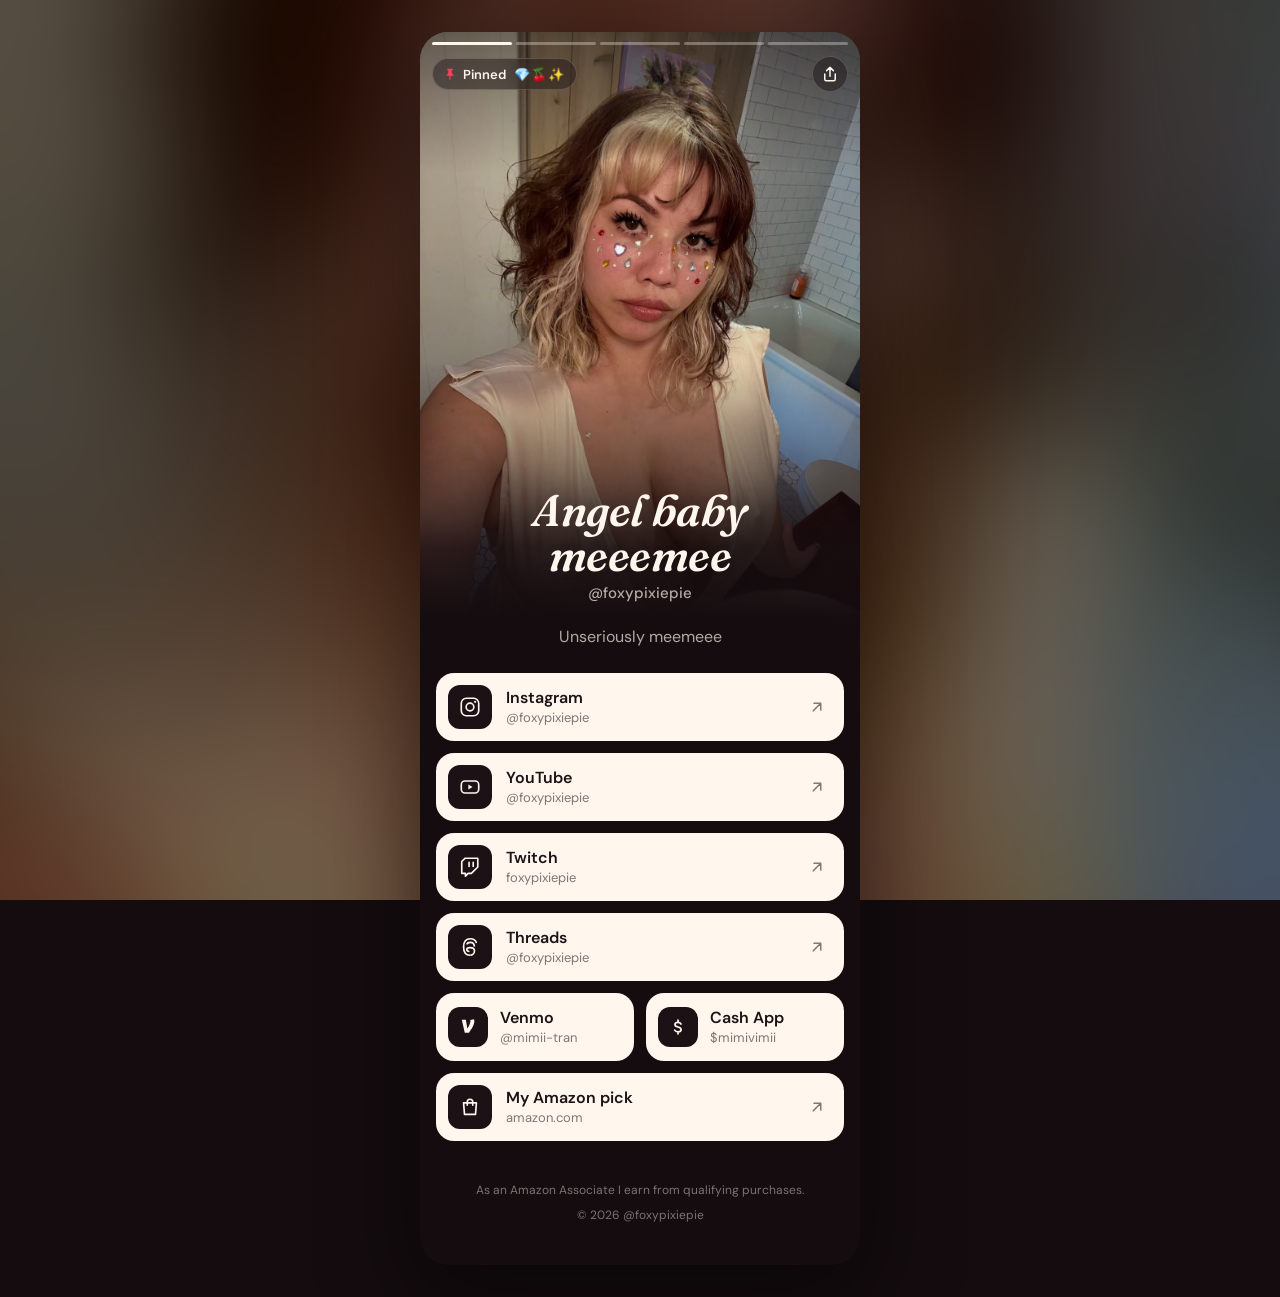
<file: index.html>
<!doctype html>
<html lang="en">
<head>
<meta charset="utf-8">
<meta name="viewport" content="width=device-width,initial-scale=1">
<title>Angel baby meeemee (@foxypixiepie)</title>
<meta name="description" content="Unseriously meemeee 💎🍒✨ All of @foxypixiepie's links in one place.">
<meta name="theme-color" content="#140C0F">
<link rel="canonical" href="https://foxypixiepie.com/">
<link rel="icon" href="data:image/svg+xml,%3Csvg xmlns='http://www.w3.org/2000/svg' viewBox='0 0 100 100'%3E%3Ctext y='.9em' font-size='90'%3E%F0%9F%8D%92%3C/text%3E%3C/svg%3E">

<meta property="og:type" content="profile">
<meta property="og:title" content="Angel baby meeemee (@foxypixiepie)">
<meta property="og:description" content="Unseriously meemeee 💎🍒✨">
<meta property="og:url" content="https://foxypixiepie.com/">
<meta property="og:image" content="https://foxypixiepie.com/img/og.jpg">
<meta property="og:image:width" content="1200">
<meta property="og:image:height" content="630">
<meta property="og:image:alt" content="Angel baby meeemee, @foxypixiepie">
<meta name="twitter:card" content="summary_large_image">

<link rel="preconnect" href="https://fonts.googleapis.com">
<link rel="preconnect" href="https://fonts.gstatic.com" crossorigin>
<link rel="stylesheet" href="https://fonts.googleapis.com/css2?family=Fraunces:ital,opsz,wght,SOFT,WONK@1,9..144,600,100,1&family=DM+Sans:opsz,wght@9..40,400..700&display=swap">
<link rel="stylesheet" href="style.css">
</head>
<body>

<div class="backdrop" aria-hidden="true"></div>

<main class="page">

  <!-- The hero is her pinned post (instagram.com/p/Dd0AmHCDPC5, Sep 27 2026), all five slides. -->
  <section class="hero" aria-roledescription="carousel" aria-label="Pinned post, 5 photos">
    <div class="bars" aria-hidden="true"><span class="on"></span><span></span><span></span><span></span><span></span></div>

    <div class="hero-top">
      <a class="pill" href="https://www.instagram.com/p/Dd0AmHCDPC5/" target="_blank" rel="noopener" aria-label="Pinned post on Instagram">
        <svg width="14" height="14" viewBox="0 0 24 24" fill="currentColor" aria-hidden="true"><path d="M16 3a1 1 0 01.7 1.7L15 6.4v4.2l2.6 2.6a1 1 0 01-.7 1.8H13v6a1 1 0 01-2 0v-6H7.1a1 1 0 01-.7-1.8L9 10.6V6.4L7.3 4.7A1 1 0 018 3h8z"/></svg>
        Pinned <span class="cap" aria-hidden="true">💎🍒✨</span>
      </a>
      <button class="icon-btn share" type="button" aria-label="Share this page">
        <svg width="18" height="18" viewBox="0 0 24 24" fill="none" stroke="currentColor" stroke-width="2" stroke-linecap="round" stroke-linejoin="round" aria-hidden="true"><path d="M12 15V3M7.5 7.5L12 3l4.5 4.5"/><path d="M5 12v7a2 2 0 002 2h10a2 2 0 002-2v-7"/></svg>
      </button>
    </div>

    <div class="track" tabindex="0" aria-label="Photos. Use the arrow keys to move between them.">
      <figure class="slide" aria-roledescription="slide" aria-label="1 of 5">
        <img src="img/p1.jpg" alt="Selfie in a cream top with rhinestone gems across her cheeks" width="1080" height="1440" fetchpriority="high" decoding="async" draggable="false">
      </figure>
      <figure class="slide" aria-roledescription="slide" aria-label="2 of 5">
        <img src="img/p2.jpg" alt="Same set, tongue out" width="1080" height="1440" loading="lazy" decoding="async" draggable="false">
      </figure>
      <figure class="slide" aria-roledescription="slide" aria-label="3 of 5">
        <img src="img/p3.jpg" alt="Same set, smiling" width="1080" height="1440" loading="lazy" decoding="async" draggable="false">
      </figure>
      <figure class="slide" aria-roledescription="slide" aria-label="4 of 5">
        <img src="img/p4.jpg" alt="Same set, straight-faced" width="1080" height="1440" loading="lazy" decoding="async" draggable="false">
      </figure>
      <figure class="slide" aria-roledescription="slide" aria-label="5 of 5">
        <img src="img/p5.jpg" alt="Same set, head tilted" width="1080" height="1440" loading="lazy" decoding="async" draggable="false">
      </figure>
    </div>

    <button class="nav prev" type="button" aria-label="Previous photo">
      <svg width="18" height="18" viewBox="0 0 24 24" fill="none" stroke="currentColor" stroke-width="2.4" stroke-linecap="round" stroke-linejoin="round" aria-hidden="true"><path d="M15 18l-6-6 6-6"/></svg>
    </button>
    <button class="nav next" type="button" aria-label="Next photo">
      <svg width="18" height="18" viewBox="0 0 24 24" fill="none" stroke="currentColor" stroke-width="2.4" stroke-linecap="round" stroke-linejoin="round" aria-hidden="true"><path d="M9 18l6-6-6-6"/></svg>
    </button>

    <div class="hero-id">
      <h1 class="name">Angel baby meeemee</h1>
      <p class="handle">@foxypixiepie</p>
    </div>
  </section>

  <p class="bio">Unseriously meemeee</p>

  <nav class="links" aria-label="Links">
    <a class="link" href="https://www.instagram.com/foxypixiepie/" target="_blank" rel="noopener">
      <span class="link-icon" aria-hidden="true">
        <svg width="22" height="22" viewBox="0 0 24 24" fill="none" stroke="currentColor" stroke-width="1.8"><rect x="2.5" y="2.5" width="19" height="19" rx="5.5"/><circle cx="12" cy="12" r="4.2"/><circle cx="17.6" cy="6.4" r="1.2" fill="currentColor" stroke="none"/></svg>
      </span>
      <span class="link-text"><span class="link-title">Instagram</span><span class="link-sub">@foxypixiepie</span></span>
      <svg class="link-arrow" width="18" height="18" viewBox="0 0 24 24" fill="none" stroke="currentColor" stroke-width="2" stroke-linecap="round" stroke-linejoin="round" aria-hidden="true"><path d="M7 17L17 7M8 7h9v9"/></svg>
    </a>

    <!-- youtube.com/foxypixiepie 404s; the channel ("Meemee") lives at the @handle. -->
    <a class="link" href="https://www.youtube.com/@foxypixiepie" target="_blank" rel="noopener">
      <span class="link-icon" aria-hidden="true">
        <svg width="22" height="22" viewBox="0 0 24 24" fill="none" stroke="currentColor" stroke-width="1.8"><rect x="2.5" y="5.5" width="19" height="13" rx="4"/><path d="M10.2 9.3v5.4l4.6-2.7z" fill="currentColor" stroke="none"/></svg>
      </span>
      <span class="link-text"><span class="link-title">YouTube</span><span class="link-sub">@foxypixiepie</span></span>
      <svg class="link-arrow" width="18" height="18" viewBox="0 0 24 24" fill="none" stroke="currentColor" stroke-width="2" stroke-linecap="round" stroke-linejoin="round" aria-hidden="true"><path d="M7 17L17 7M8 7h9v9"/></svg>
    </a>

    <a class="link" href="https://www.twitch.tv/foxypixiepie" target="_blank" rel="noopener">
      <span class="link-icon" aria-hidden="true">
        <svg width="22" height="22" viewBox="0 0 24 24" fill="none" stroke="currentColor" stroke-width="1.8" stroke-linecap="round" stroke-linejoin="round"><path d="M6.5 2.5L3 6v13h4v3l3-3h3.5l7-7V2.5z"/><path d="M11 7v4.5M15.5 7v4.5"/></svg>
      </span>
      <span class="link-text"><span class="link-title">Twitch</span><span class="link-sub">foxypixiepie</span></span>
      <svg class="link-arrow" width="18" height="18" viewBox="0 0 24 24" fill="none" stroke="currentColor" stroke-width="2" stroke-linecap="round" stroke-linejoin="round" aria-hidden="true"><path d="M7 17L17 7M8 7h9v9"/></svg>
    </a>

    <a class="link" href="https://www.threads.com/@foxypixiepie" target="_blank" rel="noopener">
      <span class="link-icon" aria-hidden="true">
        <svg width="22" height="22" viewBox="0 0 24 24" fill="none" stroke="currentColor" stroke-width="1.8"><path d="M16.8 11.6c-.1-3-1.8-4.6-4.6-4.6-1.8 0-3.2.8-3.9 2.2M12.2 21c-4.6 0-7.2-3-7.2-9s2.7-9 7.3-9c3.6 0 6 1.7 6.8 4.6"/><path d="M11.4 16.9c-1.8 0-2.9-.9-2.9-2.1 0-1.4 1.4-2.2 3.4-2.2 3 0 5 1.3 5 3.6 0 2.6-2.1 4.8-4.7 4.8"/></svg>
      </span>
      <span class="link-text"><span class="link-title">Threads</span><span class="link-sub">@foxypixiepie</span></span>
      <svg class="link-arrow" width="18" height="18" viewBox="0 0 24 24" fill="none" stroke="currentColor" stroke-width="2" stroke-linecap="round" stroke-linejoin="round" aria-hidden="true"><path d="M7 17L17 7M8 7h9v9"/></svg>
    </a>

    <div class="link-pair">
      <a class="link link-sm" href="https://venmo.com/u/mimii-tran" target="_blank" rel="noopener">
        <span class="link-icon" aria-hidden="true">
          <svg width="23" height="23" viewBox="0 0 24 24" fill="currentColor"><path d="M5 5h4.2l1.6 9.2C12.4 11.6 14 8.4 14 6.5c0-.4-.1-.8-.2-1.2l3.9-.8c.3.6.4 1.3.4 2.1 0 3.4-2.9 8.3-5.6 11.9H8.1z"/></svg>
        </span>
        <span class="link-text"><span class="link-title">Venmo</span><span class="link-sub">@mimii-tran</span></span>
      </a>
      <a class="link link-sm" href="https://cash.app/$mimivimii" target="_blank" rel="noopener">
        <span class="link-icon" aria-hidden="true">
          <svg width="20" height="20" viewBox="0 0 24 24" fill="none" stroke="currentColor" stroke-width="2.1" stroke-linecap="round"><path d="M15.6 8.4c-.7-1.2-2-1.9-3.6-1.9-2.1 0-3.6 1.1-3.6 2.7 0 3.7 7.3 1.9 7.3 5.7 0 1.7-1.6 2.9-3.8 2.9-1.8 0-3.2-.8-3.9-2M12 3.8v2.7M12 17.8v2.4"/></svg>
        </span>
        <span class="link-text"><span class="link-title">Cash App</span><span class="link-sub">$mimivimii</span></span>
      </a>
    </div>

    <!-- Her bio link, unchanged so the affiliate tag (foxypixiepie-20) survives. -->
    <a class="link" href="https://amzn.to/3TjVr8E" target="_blank" rel="noopener sponsored">
      <span class="link-icon" aria-hidden="true">
        <svg width="22" height="22" viewBox="0 0 24 24" fill="none" stroke="currentColor" stroke-width="1.8" stroke-linecap="round" stroke-linejoin="round"><path d="M5 7.5h14l-1 12.5H6L5 7.5z"/><path d="M9 10V6.5a3 3 0 016 0V10"/></svg>
      </span>
      <span class="link-text"><span class="link-title">My Amazon pick</span><span class="link-sub">amazon.com</span></span>
      <svg class="link-arrow" width="18" height="18" viewBox="0 0 24 24" fill="none" stroke="currentColor" stroke-width="2" stroke-linecap="round" stroke-linejoin="round" aria-hidden="true"><path d="M7 17L17 7M8 7h9v9"/></svg>
    </a>
  </nav>

  <footer class="foot">
    <p>As an Amazon Associate I earn from qualifying purchases.</p>
    <p>&copy; 2026 @foxypixiepie</p>
  </footer>

</main>

<div class="toast" role="status" aria-live="polite"></div>

<script src="app.js"></script>
</body>
</html>
</file>
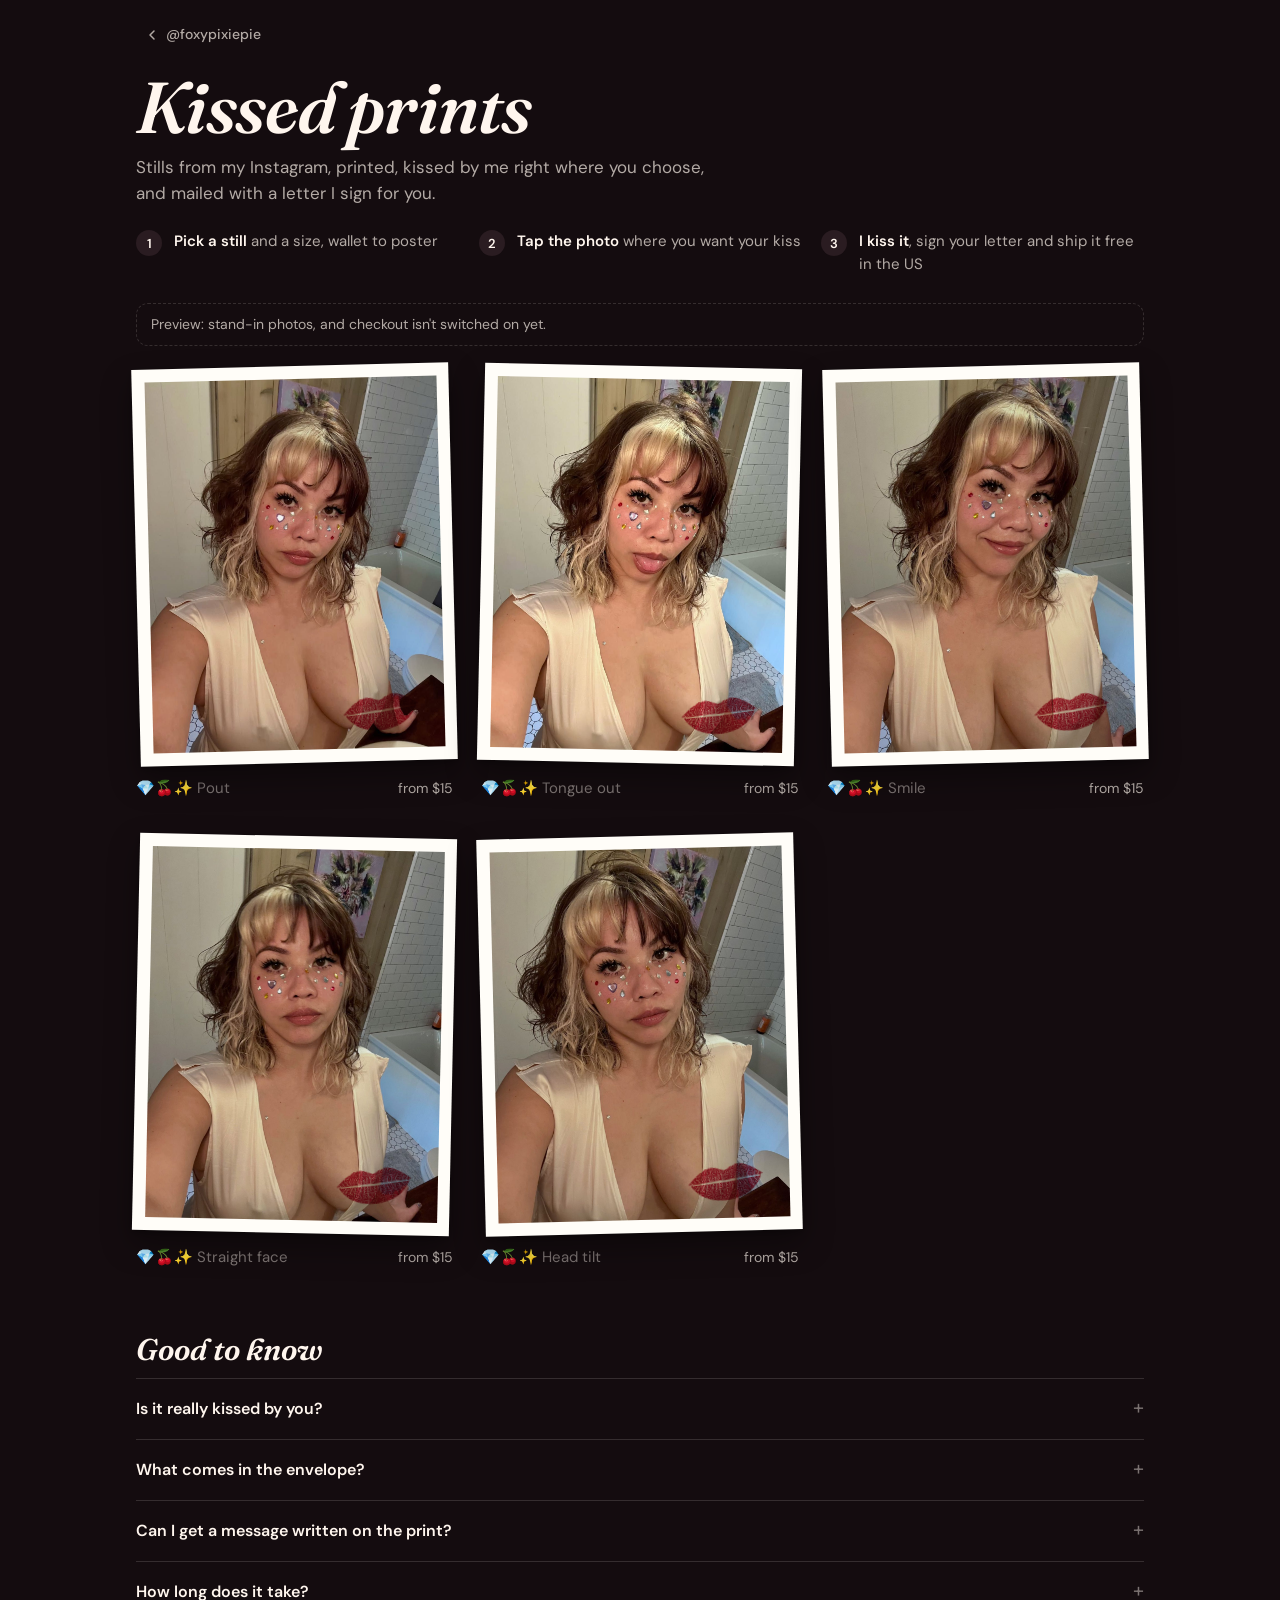
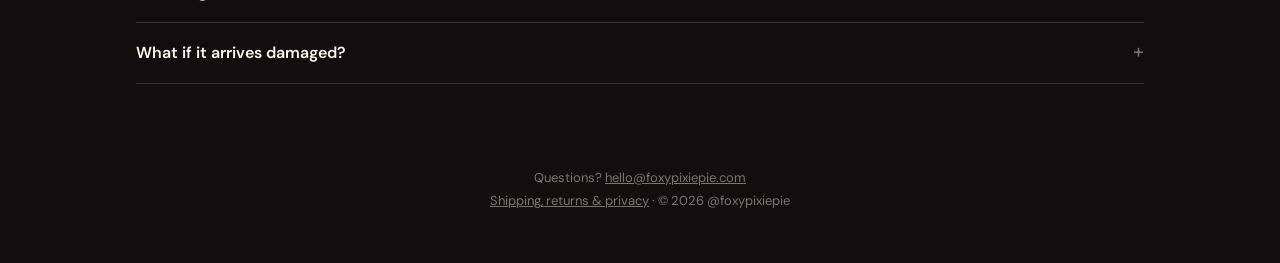
<file: shop/index.html>
<!doctype html>
<html lang="en">
<head>
<meta charset="utf-8">
<meta name="viewport" content="width=device-width,initial-scale=1">
<title>Kissed prints · Angel baby meeemee (@foxypixiepie)</title>
<meta name="description" content="Prints of my Instagram stills, kissed by me right where you choose and mailed with a letter I sign for you. Free US shipping.">
<!-- Preview: delete the next line at launch. -->
<meta name="robots" content="noindex">
<meta name="theme-color" content="#140C0F">
<link rel="canonical" href="https://foxypixiepie.com/shop/">
<link rel="icon" href="data:image/svg+xml,%3Csvg xmlns='http://www.w3.org/2000/svg' viewBox='0 0 100 100'%3E%3Ctext y='.9em' font-size='90'%3E%F0%9F%92%8B%3C/text%3E%3C/svg%3E">

<meta property="og:type" content="website">
<meta property="og:title" content="Kissed prints · @foxypixiepie">
<meta property="og:description" content="Pick a still, choose where I kiss it, and I'll mail it with a signed letter.">
<meta property="og:url" content="https://foxypixiepie.com/shop/">
<meta property="og:image" content="https://foxypixiepie.com/img/og.jpg">
<meta name="twitter:card" content="summary_large_image">

<link rel="preconnect" href="https://fonts.googleapis.com">
<link rel="preconnect" href="https://fonts.gstatic.com" crossorigin>
<link rel="stylesheet" href="https://fonts.googleapis.com/css2?family=Fraunces:ital,opsz,wght,SOFT,WONK@1,9..144,600,100,1&family=DM+Sans:opsz,wght@9..40,400..700&family=Caveat:wght@600&display=swap">
<link rel="stylesheet" href="shop.css">
</head>
<body>

<header class="bar">
  <a class="back" href="../">
    <svg width="16" height="16" viewBox="0 0 24 24" fill="none" stroke="currentColor" stroke-width="2.2" stroke-linecap="round" stroke-linejoin="round" aria-hidden="true"><path d="M15 18l-6-6 6-6"/></svg>
    @foxypixiepie
  </a>
</header>

<main class="shop">
  <section class="intro">
    <h1 class="title">Kissed prints</h1>
    <p class="lede">Stills from my Instagram, printed, kissed by me right where you choose, and mailed with a letter I sign for you.</p>
    <ol class="steps">
      <li><span class="step-n">1</span><span><b>Pick a still</b> and a size, wallet to poster</span></li>
      <li><span class="step-n">2</span><span><b>Tap the photo</b> where you want your kiss</span></li>
      <li><span class="step-n">3</span><span><b>I kiss it</b>, sign your letter and ship it free in the US</span></li>
    </ol>
  </section>

  <p class="preview-note" hidden>Preview: stand-in photos, and checkout isn't switched on yet.</p>

  <ul class="grid" aria-label="Prints"></ul>

  <section class="faq" aria-labelledby="faq-title">
    <h2 id="faq-title" class="section-title">Good to know</h2>
    <details>
      <summary>Is it really kissed by you?</summary>
      <p>Yes. I kiss every print by hand, right where you tapped, so no two are the same.</p>
    </details>
    <details>
      <summary>What comes in the envelope?</summary>
      <p>Your print and a letter I write and sign for you.</p>
    </details>
    <details>
      <summary>Can I get a message written on the print?</summary>
      <p>Yes, for $10. You'll type it at checkout, up to 80 characters, and I'll write it on your print by hand.</p>
    </details>
    <details>
      <summary>How long does it take?</summary>
      <p>I kiss, sign and pack every order myself, so it ships within 7–14 days. Shipping is free in the US. I can't ship internationally yet.</p>
    </details>
    <details>
      <summary>What if it arrives damaged?</summary>
      <p>Every print is one of a kind, so sales are final. If yours arrives damaged, email <a href="mailto:hello@foxypixiepie.com">hello@foxypixiepie.com</a> with a photo within 14 days and I'll send a new one.</p>
    </details>
  </section>
</main>

<footer class="foot">
  <p>Questions? <a href="mailto:hello@foxypixiepie.com">hello@foxypixiepie.com</a></p>
  <p><a href="policies/">Shipping, returns &amp; privacy</a> · &copy; 2026 @foxypixiepie</p>
</footer>

<dialog class="sheet" aria-labelledby="sheet-title">
  <div class="sheet-inner">
    <button class="close" type="button" aria-label="Close">
      <svg width="20" height="20" viewBox="0 0 24 24" fill="none" stroke="currentColor" stroke-width="2.2" stroke-linecap="round" aria-hidden="true"><path d="M6 6l12 12M18 6L6 18"/></svg>
    </button>

    <div class="stage">
      <div class="print" tabindex="0" aria-describedby="spot-status">
        <div class="photo-wrap"><img class="photo" alt="" draggable="false"></div>
        <img class="kiss ghost" src="kiss.svg" alt="" draggable="false" hidden>
        <img class="kiss placed" src="kiss.svg" alt="" draggable="false" hidden>
        <p class="hint"><span class="hint-kiss" aria-hidden="true"></span><span class="hint-text">Tap where you want your kiss</span></p>
        <p class="any-badge" hidden>She picks the spot</p>
      </div>
      <p class="spot-status" id="spot-status" aria-live="polite"></p>
      <div class="spot-actions">
        <button class="text-btn" type="button" data-action="any">Let her choose</button>
        <button class="text-btn" type="button" data-action="clear" hidden>Start over</button>
      </div>
    </div>

    <div class="options">
      <p class="eyebrow">Kissed print</p>
      <h2 class="sheet-title" id="sheet-title"></h2>

      <fieldset class="sizes">
        <legend>Size</legend>
        <div class="size-list"></div>
      </fieldset>

      <label class="addon">
        <input type="checkbox" name="message">
        <span class="addon-body">
          <span class="addon-title">Add a handwritten message on your print</span>
          <span class="addon-note">You'll write it at checkout, up to 80 characters.</span>
        </span>
        <span class="addon-price">+$10</span>
      </label>

      <dl class="summary"></dl>

      <div class="buybar">
        <button class="checkout" type="button" disabled>Choose your kiss spot</button>
      </div>
      <p class="fine">Free US shipping · Ships in 7–14 days · Add a tip at checkout if you like 💋</p>
    </div>
  </div>
</dialog>

<script src="catalog.js"></script>
<script src="links.js"></script>
<script src="shop.js"></script>
</body>
</html>
</file>
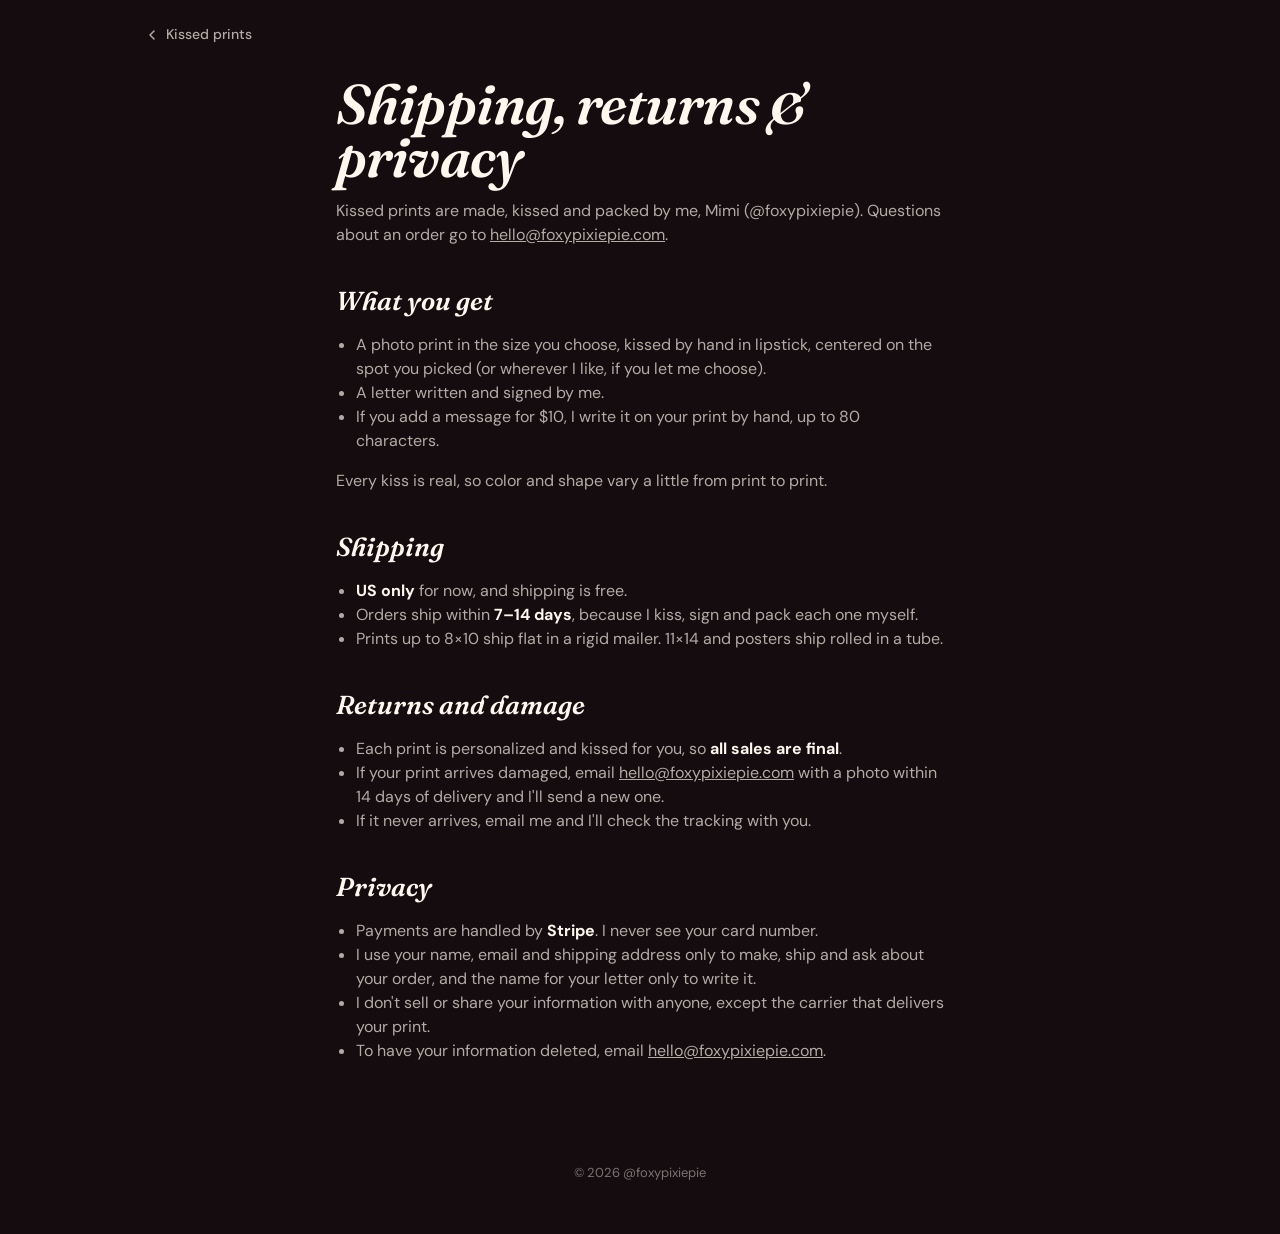
<file: shop/policies/index.html>
<!doctype html>
<html lang="en">
<head>
<meta charset="utf-8">
<meta name="viewport" content="width=device-width,initial-scale=1">
<title>Shipping, returns &amp; privacy · @foxypixiepie</title>
<meta name="description" content="How kissed prints from foxypixiepie.com ship, what happens if one arrives damaged, and what happens to your information.">
<!-- Preview: delete the next line at launch. -->
<meta name="robots" content="noindex">
<meta name="theme-color" content="#140C0F">
<link rel="canonical" href="https://foxypixiepie.com/shop/policies/">
<link rel="icon" href="data:image/svg+xml,%3Csvg xmlns='http://www.w3.org/2000/svg' viewBox='0 0 100 100'%3E%3Ctext y='.9em' font-size='90'%3E%F0%9F%92%8B%3C/text%3E%3C/svg%3E">
<link rel="preconnect" href="https://fonts.googleapis.com">
<link rel="preconnect" href="https://fonts.gstatic.com" crossorigin>
<link rel="stylesheet" href="https://fonts.googleapis.com/css2?family=Fraunces:ital,opsz,wght,SOFT,WONK@1,9..144,600,100,1&family=DM+Sans:opsz,wght@9..40,400..700&display=swap">
<link rel="stylesheet" href="../shop.css">
<style>
  .policy{max-width:640px;margin:0 auto;padding:24px 16px 56px}
  .policy .title{font-size:clamp(40px,10vw,56px)}
  .policy h2{margin:40px 0 8px;font:italic 600 26px/1.15 var(--display)}
  .policy p,.policy li{color:var(--muted)}
  .policy ul{padding-left:20px}
  .policy strong{color:var(--cream)}
</style>
</head>
<body>
<header class="bar">
  <a class="back" href="../">
    <svg width="16" height="16" viewBox="0 0 24 24" fill="none" stroke="currentColor" stroke-width="2.2" stroke-linecap="round" stroke-linejoin="round" aria-hidden="true"><path d="M15 18l-6-6 6-6"/></svg>
    Kissed prints
  </a>
</header>
<main class="policy">
  <h1 class="title">Shipping, returns &amp; privacy</h1>
  <p>Kissed prints are made, kissed and packed by me, Mimi (@foxypixiepie). Questions about an order go to <a href="mailto:hello@foxypixiepie.com">hello@foxypixiepie.com</a>.</p>

  <h2>What you get</h2>
  <ul>
    <li>A photo print in the size you choose, kissed by hand in lipstick, centered on the spot you picked (or wherever I like, if you let me choose).</li>
    <li>A letter written and signed by me.</li>
    <li>If you add a message for $10, I write it on your print by hand, up to 80 characters.</li>
  </ul>
  <p>Every kiss is real, so color and shape vary a little from print to print.</p>

  <h2>Shipping</h2>
  <ul>
    <li><strong>US only</strong> for now, and shipping is free.</li>
    <li>Orders ship within <strong>7–14 days</strong>, because I kiss, sign and pack each one myself.</li>
    <li>Prints up to 8×10 ship flat in a rigid mailer. 11×14 and posters ship rolled in a tube.</li>
  </ul>

  <h2>Returns and damage</h2>
  <ul>
    <li>Each print is personalized and kissed for you, so <strong>all sales are final</strong>.</li>
    <li>If your print arrives damaged, email <a href="mailto:hello@foxypixiepie.com">hello@foxypixiepie.com</a> with a photo within 14 days of delivery and I'll send a new one.</li>
    <li>If it never arrives, email me and I'll check the tracking with you.</li>
  </ul>

  <h2>Privacy</h2>
  <ul>
    <li>Payments are handled by <strong>Stripe</strong>. I never see your card number.</li>
    <li>I use your name, email and shipping address only to make, ship and ask about your order, and the name for your letter only to write it.</li>
    <li>I don't sell or share your information with anyone, except the carrier that delivers your print.</li>
    <li>To have your information deleted, email <a href="mailto:hello@foxypixiepie.com">hello@foxypixiepie.com</a>.</li>
  </ul>
</main>
<footer class="foot">
  <p>&copy; 2026 @foxypixiepie</p>
</footer>
</body>
</html>
</file>
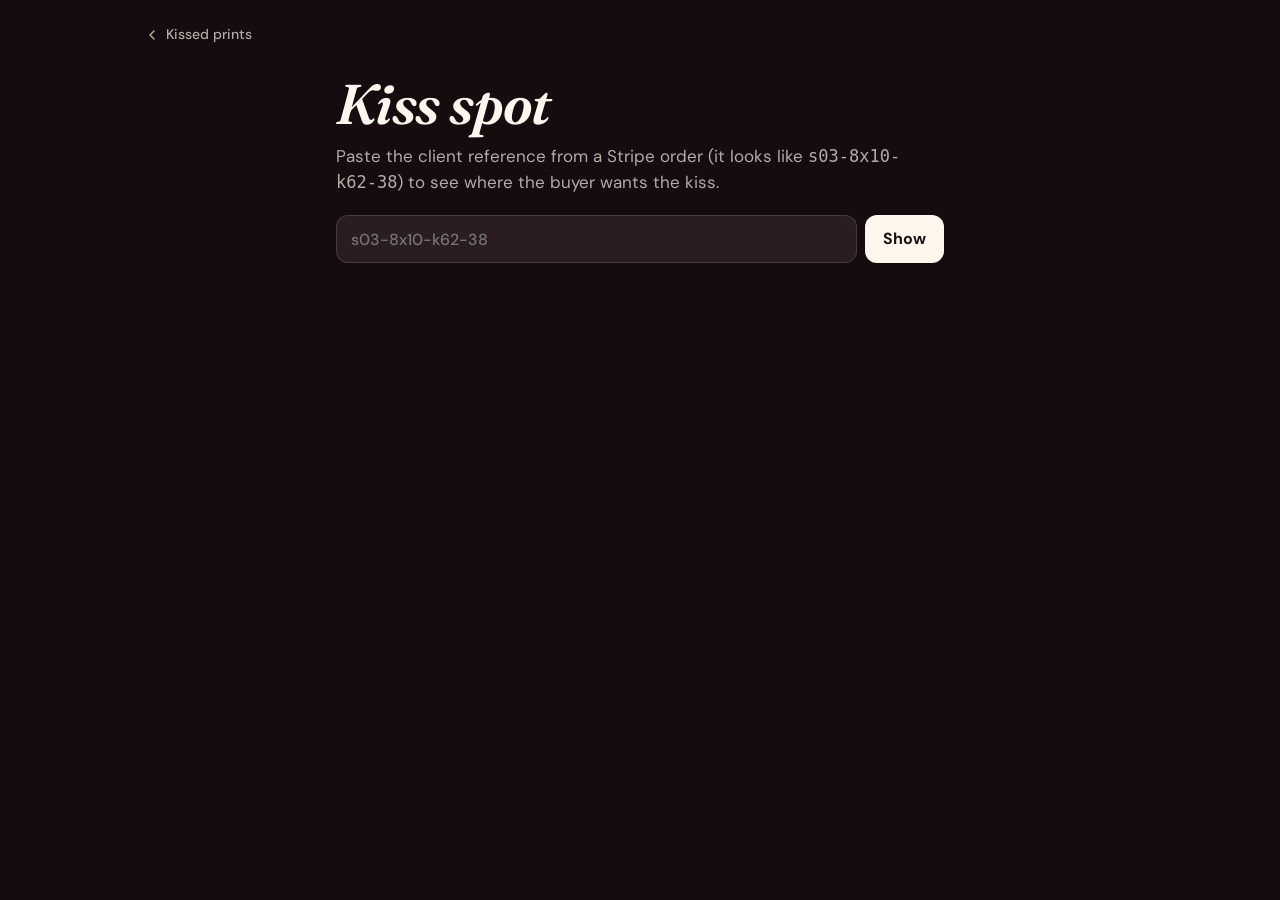
<file: shop/spot/index.html>
<!doctype html>
<html lang="en">
<head>
<meta charset="utf-8">
<meta name="viewport" content="width=device-width,initial-scale=1">
<title>Kiss spot · order lookup</title>
<meta name="robots" content="noindex,nofollow">
<meta name="theme-color" content="#140C0F">
<link rel="icon" href="data:image/svg+xml,%3Csvg xmlns='http://www.w3.org/2000/svg' viewBox='0 0 100 100'%3E%3Ctext y='.9em' font-size='90'%3E%F0%9F%92%8B%3C/text%3E%3C/svg%3E">
<link rel="preconnect" href="https://fonts.googleapis.com">
<link rel="preconnect" href="https://fonts.gstatic.com" crossorigin>
<link rel="stylesheet" href="https://fonts.googleapis.com/css2?family=Fraunces:ital,opsz,wght,SOFT,WONK@1,9..144,600,100,1&family=DM+Sans:opsz,wght@9..40,400..700&family=Caveat:wght@600&display=swap">
<link rel="stylesheet" href="../shop.css">
<style>
  /* For her, not for buyers: paste the client reference from a Stripe order and
     see exactly where to kiss, in inches. Prints cleanly as a packing slip. */
  .slip{max-width:640px;margin:0 auto;padding:24px 16px 56px}
  .slip .title{font-size:clamp(40px,10vw,56px)}
  .lookup{display:flex;gap:8px;margin-top:20px}
  .lookup input{flex:1;min-width:0;min-height:48px;padding:0 14px;border-radius:var(--r-chip);border:1px solid var(--line);
    background:var(--ink-3);color:var(--cream);font:500 16px/1 var(--sans)}
  .lookup button{min-height:48px;padding:0 18px;border:0;border-radius:var(--r-chip);background:var(--cream);color:var(--on-cream);font-weight:700;cursor:pointer}
  .err{color:var(--cherry);margin:12px 0 0}
  .result{margin-top:32px}
  .mini{position:relative;width:min(100%,calc(var(--ar,.8) * 62vh));margin:0 auto;aspect-ratio:var(--ar,.8);padding:3.5%;
    background:var(--paper);box-shadow:0 18px 40px rgba(0,0,0,.45)}
  .cross-x,.cross-y{position:absolute;z-index:2;pointer-events:none;border:0 dashed rgba(255,61,94,.9)}
  .cross-x{left:0;right:0;top:var(--y);border-top-width:1.5px}
  .cross-y{top:0;bottom:0;left:var(--x);border-left-width:1.5px}
  .facts{display:grid;grid-template-columns:auto 1fr;gap:6px 16px;margin:24px 0 0;font-size:16px}
  .facts dt{color:var(--muted)}
  .facts dd{margin:0;font-weight:600}
  .facts .big{font:600 26px/1.2 var(--hand)}
  @media print{
    body{background:#fff;color:#000}
    .bar,.lookup,.title,.lede{display:none}
    .facts dt{color:#555}
    .mini{box-shadow:none;border:1px solid #ccc}
  }
</style>
</head>
<body>
<header class="bar">
  <a class="back" href="../">
    <svg width="16" height="16" viewBox="0 0 24 24" fill="none" stroke="currentColor" stroke-width="2.2" stroke-linecap="round" stroke-linejoin="round" aria-hidden="true"><path d="M15 18l-6-6 6-6"/></svg>
    Kissed prints
  </a>
</header>
<main class="slip">
  <h1 class="title">Kiss spot</h1>
  <p class="lede">Paste the client reference from a Stripe order (it looks like <code>s03-8x10-k62-38</code>) to see where the buyer wants the kiss.</p>
  <form class="lookup">
    <input id="ref" name="r" aria-label="Client reference" autocomplete="off" autocapitalize="off" spellcheck="false" placeholder="s03-8x10-k62-38">
    <button type="submit">Show</button>
  </form>
  <p class="err" hidden></p>

  <section class="result" hidden>
    <div class="mini">
      <div class="photo-wrap"><img class="photo" alt=""></div>
      <span class="cross-x"></span><span class="cross-y"></span>
      <img class="kiss" src="../kiss.svg" alt="">
    </div>
    <dl class="facts"></dl>
  </section>
</main>

<script src="../catalog.js"></script>
<script>
  (function () {
    var form = document.querySelector('.lookup');
    var input = form.querySelector('input');
    var err = document.querySelector('.err');
    var result = document.querySelector('.result');

    function inches(pct, total) { return (Math.round(pct / 100 * total * 4) / 4).toFixed(2).replace(/\.?0+$/, ''); }

    function show(code) {
      code = (code || '').trim();
      input.value = code;
      if (!code) return;
      var m = /^s([A-Za-z0-9]+)-([a-z0-9]+)-k(any|(\d{1,3})-(\d{1,3}))$/.exec(code);
      var still = m && SHOP.stills.filter(function (s) { return s.id === m[1]; })[0];
      var size = m && SHOP.sizes.filter(function (s) { return s.id === m[2]; })[0];
      if (!still || !size) {
        err.textContent = 'That doesn’t look like a kiss code. It should look like s03-8x10-k62-38.';
        err.hidden = false; result.hidden = true; return;
      }
      err.hidden = true;

      var any = m[3] === 'any';
      var x = any ? 68 : +m[4], y = any ? 80 : +m[5];
      var mini = document.querySelector('.mini');
      mini.style.setProperty('--ar', size.w / size.h);
      mini.style.setProperty('--x', x + '%');
      mini.style.setProperty('--y', y + '%');
      mini.querySelector('.photo').src = '../' + still.img;
      var kiss = mini.querySelector('.kiss');
      kiss.style.setProperty('--kw', Math.min(0.9, SHOP.kissWidthIn / size.w) * 100 + '%');
      kiss.style.setProperty('--x', x + '%');
      kiss.style.setProperty('--y', y + '%');
      kiss.style.opacity = any ? '.35' : '';
      mini.querySelectorAll('.cross-x,.cross-y').forEach(function (el) { el.hidden = any; });

      var rows = [
        ['Print', 'Still ' + still.id + (still.note ? ' · ' + still.note : '')],
        ['Size', size.label + ' (' + size.dims + ')'],
      ];
      if (any) rows.push(['Kiss', '<span class="big">Your choice ✨</span>']);
      else rows.push(
        ['Kiss center', '<span class="big">' + inches(x, size.w) + ' in from the left, ' + inches(y, size.h) + ' in from the top</span>'],
        ['As a share', x + '% across, ' + y + '% down']
      );
      rows.push(['Message', 'If they paid the +$10, it’s under “Message for your print” in the Stripe order.']);
      document.querySelector('.facts').innerHTML = rows.map(function (r) { return '<dt>' + r[0] + '</dt><dd>' + r[1] + '</dd>'; }).join('');
      result.hidden = false;
      history.replaceState(null, '', '?r=' + encodeURIComponent(code));
    }

    form.addEventListener('submit', function (e) { e.preventDefault(); show(input.value); });
    show(new URLSearchParams(location.search).get('r') || location.hash.slice(1));
  })();
</script>
</body>
</html>
</file>
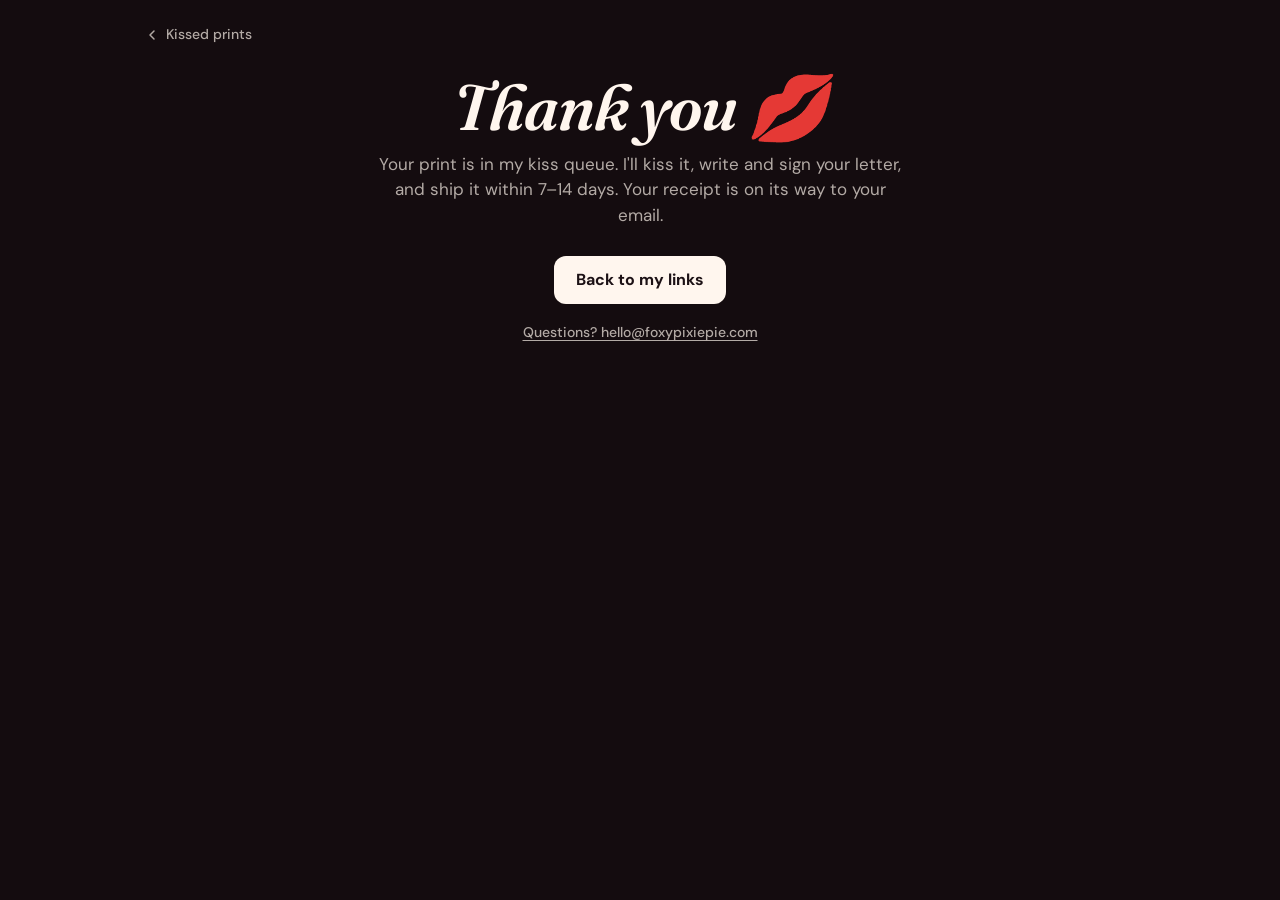
<file: shop/thanks/index.html>
<!doctype html>
<html lang="en">
<head>
<meta charset="utf-8">
<meta name="viewport" content="width=device-width,initial-scale=1">
<title>Thank you 💋 · @foxypixiepie</title>
<meta name="robots" content="noindex">
<meta name="theme-color" content="#140C0F">
<link rel="icon" href="data:image/svg+xml,%3Csvg xmlns='http://www.w3.org/2000/svg' viewBox='0 0 100 100'%3E%3Ctext y='.9em' font-size='90'%3E%F0%9F%92%8B%3C/text%3E%3C/svg%3E">
<link rel="preconnect" href="https://fonts.googleapis.com">
<link rel="preconnect" href="https://fonts.gstatic.com" crossorigin>
<link rel="stylesheet" href="https://fonts.googleapis.com/css2?family=Fraunces:ital,opsz,wght,SOFT,WONK@1,9..144,600,100,1&family=DM+Sans:opsz,wght@9..40,400..700&family=Caveat:wght@600&display=swap">
<link rel="stylesheet" href="../shop.css">
<style>
  .thanks{max-width:560px;margin:0 auto;padding:24px 16px 56px;text-align:center}
  .thanks .title{font-size:clamp(44px,12vw,64px)}
  .thanks .lede{margin-left:auto;margin-right:auto}
  .mini{position:relative;width:min(70%,280px);margin:32px auto 0;aspect-ratio:var(--ar,.714);padding:3.5%;
    background:var(--paper);box-shadow:0 18px 40px rgba(0,0,0,.45);transform:rotate(-2deg)}
  .mini .photo-wrap img{object-position:50% 30%}
  .order-line{margin:22px 0 0;color:var(--muted)}
  .order-line b{color:var(--cream)}
  .actions{display:flex;flex-direction:column;gap:10px;align-items:center;margin-top:28px}
  .btn{display:inline-flex;align-items:center;justify-content:center;min-height:48px;padding:0 22px;border-radius:var(--r-chip);
    background:var(--cream);color:var(--on-cream);font-weight:700;text-decoration:none}
</style>
</head>
<body>
<header class="bar">
  <a class="back" href="../">
    <svg width="16" height="16" viewBox="0 0 24 24" fill="none" stroke="currentColor" stroke-width="2.2" stroke-linecap="round" stroke-linejoin="round" aria-hidden="true"><path d="M15 18l-6-6 6-6"/></svg>
    Kissed prints
  </a>
</header>
<main class="thanks">
  <h1 class="title">Thank you 💋</h1>
  <p class="lede">Your print is in my kiss queue. I'll kiss it, write and sign your letter, and ship it within 7–14 days. Your receipt is on its way to your email.</p>

  <div class="mini" hidden>
    <div class="photo-wrap"><img class="photo" alt=""></div>
    <img class="kiss" src="../kiss.svg" alt="">
  </div>
  <p class="order-line" hidden></p>

  <div class="actions">
    <a class="btn" href="../../">Back to my links</a>
    <a class="text-btn" href="mailto:hello@foxypixiepie.com">Questions? hello@foxypixiepie.com</a>
  </div>
</main>

<script src="../catalog.js"></script>
<script>
  // Shows the buyer the print and kiss spot they picked, saved by shop.js just
  // before checkout. Stripe has the same details in the order's client_reference_id.
  (function () {
    var last;
    try { last = JSON.parse(localStorage.getItem('fpp:last') || 'null'); } catch (e) { last = null; }
    if (!last || Date.now() - last.at > 864e5) return;
    var still = SHOP.stills.filter(function (s) { return s.id === last.still; })[0];
    var size = SHOP.sizes.filter(function (s) { return s.id === last.size; })[0];
    if (!still || !size) return;

    var mini = document.querySelector('.mini');
    mini.style.setProperty('--ar', size.w / size.h);
    mini.querySelector('.photo').src = '../' + still.img;
    var kiss = mini.querySelector('.kiss');
    kiss.style.setProperty('--kw', Math.min(0.9, SHOP.kissWidthIn / size.w) * 100 + '%');
    if (last.kiss === 'any') { kiss.style.setProperty('--x', '68%'); kiss.style.setProperty('--y', '80%'); kiss.style.opacity = '.4'; }
    else { kiss.style.setProperty('--x', last.kiss.x + '%'); kiss.style.setProperty('--y', last.kiss.y + '%'); }
    mini.hidden = false;

    var line = document.querySelector('.order-line');
    line.innerHTML = '<b>' + size.label + ' kissed print</b>' + (last.message ? ' with your handwritten message' : '') +
      (last.kiss === 'any' ? '. I’ll pick the spot ✨' : ', kissed right where you tapped.');
    line.hidden = false;
  })();
</script>
</body>
</html>
</file>
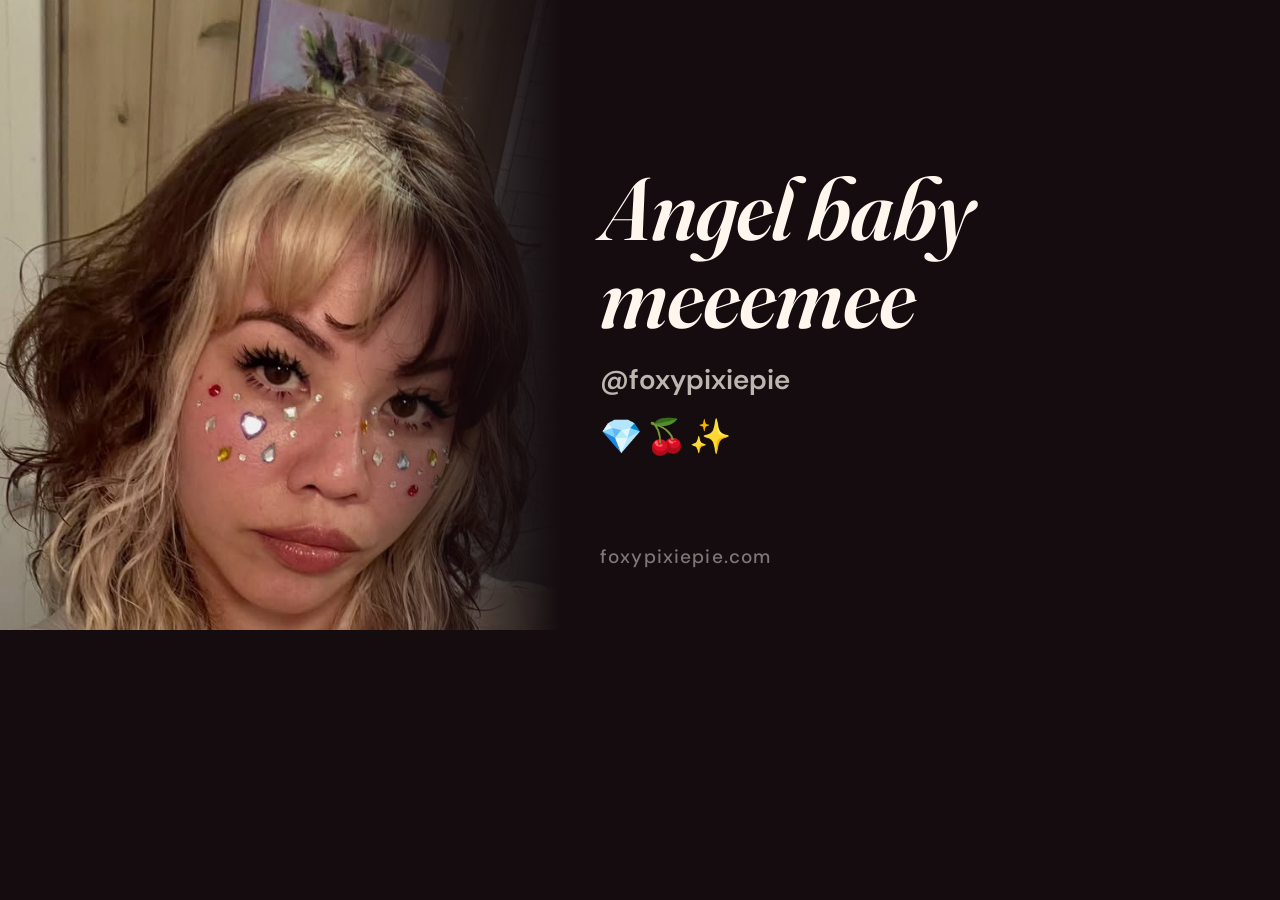
<file: og.html>
<!doctype html><html><head><meta charset="utf-8">
<!-- Source for img/og.jpg: render at 1200x630 and save as JPEG. -->
<link rel="preconnect" href="https://fonts.gstatic.com" crossorigin>
<link rel="stylesheet" href="https://fonts.googleapis.com/css2?family=Fraunces:ital,opsz,wght,SOFT,WONK@1,9..144,600,100,1&family=DM+Sans:opsz,wght@9..40,500..600&display=swap">
<style>
*{margin:0;padding:0;box-sizing:border-box}
body{width:1200px;height:630px;display:flex;background:#140C0F;overflow:hidden;color:#FFF6EE}
.ph{width:560px;height:630px;flex:none;position:relative;overflow:hidden}
.ph img{position:absolute;width:909px;height:1212px;left:-160px;top:-24px}
.ph::after{content:"";position:absolute;inset:0;
  background:linear-gradient(90deg,rgba(20,12,15,0) 62%,rgba(20,12,15,.75) 88%,#140C0F 100%)}
.tx{flex:1;padding:72px 64px 64px 40px;display:flex;flex-direction:column;justify-content:center}
h1{font:italic 600 88px/1 "Fraunces",Georgia,serif;letter-spacing:-.01em}
.handle{margin-top:26px;font:600 28px/1 "DM Sans",sans-serif;color:rgba(255,246,238,.72)}
.gems{margin-top:22px;font-size:34px;letter-spacing:.08em}
.url{margin-top:auto;font:500 19px/1 "DM Sans",sans-serif;letter-spacing:.06em;color:rgba(255,246,238,.46)}
</style></head>
<body>
  <div class="ph"><img src="img/p1.jpg" alt=""></div>
  <div class="tx">
    <div style="margin-top:auto">
      <h1>Angel baby meeemee</h1>
      <div class="handle">@foxypixiepie</div>
      <div class="gems">💎🍒✨</div>
    </div>
    <div class="url">foxypixiepie.com</div>
  </div>
</body></html>
</file>
<file: style.css>
/* Angel baby meeemee — foxypixiepie.com
   link.me-style link-in-bio for @foxypixiepie. The hero is her pinned Instagram post:
   five slides you swipe or tap through like the post itself, name set over the fade. */

:root{
  --ink:#140C0F;    --ink-2:#22161A;
  --cream:#FFF6EE;  --cream-hover:#FFFFFF;
  --muted:rgba(255,246,238,.68);
  --faint:rgba(255,246,238,.44);
  --glass:rgba(20,12,15,.42);
  --glass-line:rgba(255,246,238,.18);
  --cherry:#FF3D5E;
  --on-cream:#1C1115;
  --on-cream-muted:rgba(28,17,21,.56);

  --r-page:28px; --r-card:18px; --r-icon:12px; --r-pill:999px;

  --display:"Fraunces","Iowan Old Style",Georgia,serif;
  --sans:"DM Sans","Helvetica Neue",Arial,sans-serif;

  --col:440px;
  color-scheme:dark;
}

*,*::before,*::after{box-sizing:border-box}
html{-webkit-text-size-adjust:100%}
body{
  margin:0;min-height:100vh;background:var(--ink);color:var(--cream);
  font:400 16px/1.5 var(--sans);
  -webkit-font-smoothing:antialiased;
}
img{display:block;max-width:100%}
a{color:inherit}
button{font:inherit;color:inherit}
:focus-visible{outline:2px solid var(--cherry);outline-offset:3px}

/* ── desktop: her photo, blurred to a glow, behind a phone-width card ── */
.backdrop{display:none}

.page{position:relative;z-index:1;max-width:var(--col);margin:0 auto;padding-bottom:40px;background:var(--ink)}

/* ── hero: the pinned post ─────────────────────────────── */
.hero{position:relative;aspect-ratio:3/4;max-height:78vh;max-height:78svh;overflow:hidden;background:var(--ink-2)}

.track{
  display:flex;height:100%;overflow-x:auto;overflow-y:hidden;
  scroll-snap-type:x mandatory;overscroll-behavior-x:contain;scrollbar-width:none;
  cursor:pointer;-webkit-user-select:none;user-select:none;-webkit-tap-highlight-color:transparent;
}
.track::-webkit-scrollbar{display:none}
.track:focus-visible{outline-offset:-4px}
.slide{flex:0 0 100%;height:100%;margin:0;scroll-snap-align:center;scroll-snap-stop:always}
.slide img{width:100%;height:100%;object-fit:cover;object-position:50% 30%;
  -webkit-user-drag:none;opacity:0;transition:opacity .5s ease}
.slide img.loaded{opacity:1}

/* scrims: a light one under the controls, a deep one the name sits on */
.hero::before,.hero::after{content:"";position:absolute;left:0;right:0;z-index:1;pointer-events:none}
.hero::before{top:0;height:24%;background:linear-gradient(to bottom,rgba(20,12,15,.5),rgba(20,12,15,0))}
.hero::after{bottom:0;height:44%;
  background:linear-gradient(to top,var(--ink) 0%,rgba(20,12,15,.86) 28%,rgba(20,12,15,.4) 62%,rgba(20,12,15,0) 100%)}

.bars{position:absolute;z-index:3;top:10px;left:12px;right:12px;display:flex;gap:4px;pointer-events:none}
.bars span{flex:1;height:3px;border-radius:2px;background:rgba(255,246,238,.32);transition:background-color .2s ease}
.bars span.on{background:var(--cream)}

.hero-top{position:absolute;z-index:3;top:24px;left:12px;right:12px;
  display:flex;justify-content:space-between;align-items:center;pointer-events:none}
.hero-top > *{pointer-events:auto}
.pill,.icon-btn{
  background:var(--glass);border:1px solid var(--glass-line);
  -webkit-backdrop-filter:blur(14px);backdrop-filter:blur(14px);
}
.pill{display:inline-flex;align-items:center;gap:6px;height:32px;padding:0 12px 0 10px;
  border-radius:var(--r-pill);font:600 13px/1 var(--sans);text-decoration:none}
.pill svg{color:var(--cherry);flex:none}
.pill .cap{font-weight:400;letter-spacing:.06em;margin-left:2px}
.icon-btn{width:36px;height:36px;padding:0;border-radius:50%;display:grid;place-items:center;cursor:pointer}

/* arrows only where there's a mouse; touch screens tap or swipe the photo itself,
   and keyboards use the arrow keys on the focused track */
.nav{display:none}
@media (hover:hover) and (pointer:fine){
  .nav{position:absolute;z-index:3;top:50%;width:36px;height:36px;margin-top:-18px;padding:0;border:0;
    border-radius:50%;display:grid;place-items:center;background:rgba(255,246,238,.88);color:var(--on-cream);
    cursor:pointer;opacity:0;transition:opacity .15s ease}
  .nav.prev{left:12px}
  .nav.next{right:12px}
  .hero:hover .nav,.nav:focus-visible{opacity:1}
}

.hero-id{position:absolute;z-index:2;left:20px;right:20px;bottom:18px;text-align:center;pointer-events:none}
.name{margin:0;font:italic 600 clamp(34px,10vw,44px)/1.02 var(--display);letter-spacing:-.01em;
  text-wrap:balance;text-shadow:0 2px 24px rgba(20,12,15,.4)}
.handle{margin:8px 0 0;font:500 15px/1 var(--sans);color:var(--muted)}

/* ── below the fold ────────────────────────────────────── */
.bio{margin:6px 24px 0;text-align:center;color:var(--muted)}

.links{display:grid;gap:12px;margin:24px 16px 0}
.link{display:flex;align-items:center;gap:14px;min-height:68px;padding:12px 18px 12px 12px;
  border-radius:var(--r-card);background:var(--cream);color:var(--on-cream);text-decoration:none;
  transition:background-color .15s ease,transform .15s ease}
.link:hover{background:var(--cream-hover)}
.link:active{transform:scale(.985)}
.link-icon{flex:none;width:44px;height:44px;border-radius:var(--r-icon);display:grid;place-items:center;
  background:var(--on-cream);color:var(--cream)}
.link-text{display:flex;flex-direction:column;gap:3px;min-width:0}
.link-title{font:600 16px/1.2 var(--sans)}
.link-sub{font:400 13px/1.2 var(--sans);color:var(--on-cream-muted)}
.link-arrow{flex:none;margin-left:auto;color:var(--on-cream-muted)}

/* payment handles sit side by side: shorter labels, no arrow */
.link-pair{display:grid;grid-template-columns:repeat(2,minmax(0,1fr));gap:12px}
.link-sm{gap:12px;padding:12px;min-width:0}
.link-sm .link-icon{width:40px;height:40px}
.link-sm .link-sub{overflow:hidden;text-overflow:ellipsis;white-space:nowrap}
@media (max-width:374px){
  .link-sm{gap:10px;padding:12px 10px}
  .link-sm .link-icon{width:32px;height:32px;border-radius:10px}
  .link-sm .link-sub{font-size:12px}
}

.foot{margin:40px 24px 0;text-align:center;font-size:12px;line-height:1.6;color:var(--faint)}
.foot p{margin:0}
.foot p + p{margin-top:6px}

.toast{position:fixed;z-index:10;left:50%;bottom:24px;padding:11px 16px;border-radius:var(--r-pill);
  background:var(--cream);color:var(--on-cream);font:600 14px/1 var(--sans);white-space:nowrap;
  box-shadow:0 10px 30px rgba(0,0,0,.35);
  opacity:0;transform:translate(-50%,12px);pointer-events:none;transition:opacity .2s ease,transform .2s ease}
.toast.show{opacity:1;transform:translate(-50%,0)}

@media (min-width:520px){
  body{padding:32px 0}
  .backdrop{display:block;position:fixed;inset:0;z-index:0;overflow:hidden}
  .backdrop::before{content:"";position:absolute;inset:-15%;
    background:url("img/bg.jpg") center/cover;filter:blur(64px) saturate(1.3) brightness(.5)}
  .page{border-radius:var(--r-page);overflow:hidden;box-shadow:0 30px 90px rgba(0,0,0,.5)}
  .hero{max-height:none}
}

@media (prefers-reduced-motion:reduce){
  *,*::before,*::after{transition-duration:.01ms !important}
}
</file>
<file: shop/shop.css>
/* foxypixiepie.com/shop — kissed prints.
   Same palette as the link page; the product sheet is where buyers tap the photo
   to choose where she kisses it. */

:root{
  --ink:#140C0F;    --ink-2:#1E1316;  --ink-3:#2A1C21;
  --cream:#FFF6EE;  --paper:#FFFDF8;
  --muted:rgba(255,246,238,.68);
  --faint:rgba(255,246,238,.44);
  --line:rgba(255,246,238,.14);
  --cherry:#FF3D5E; --cherry-deep:#E0284A;
  --on-cream:#1C1115;
  --on-cream-muted:rgba(28,17,21,.56);

  --r-sheet:24px; --r-card:16px; --r-chip:12px; --r-pill:999px;

  --display:"Fraunces","Iowan Old Style",Georgia,serif;
  --sans:"DM Sans","Helvetica Neue",Arial,sans-serif;
  --hand:"Caveat","Bradley Hand","Segoe Print",cursive;

  /* small kiss used as the cursor over the grid */
  --kiss-cursor:url("kiss-cursor.png") 20 12, pointer;
  color-scheme:dark;
}

*,*::before,*::after{box-sizing:border-box}
html{-webkit-text-size-adjust:100%}
body{margin:0;min-height:100vh;background:var(--ink);color:var(--cream);
  font:400 16px/1.5 var(--sans);-webkit-font-smoothing:antialiased}
img{display:block;max-width:100%}
a{color:inherit}
button{font:inherit;color:inherit}
:focus-visible{outline:2px solid var(--cherry);outline-offset:3px}
[hidden]{display:none !important}

/* ── header ─────────────────────────────────────────────── */
.bar{max-width:1040px;margin:0 auto;padding:16px 16px 0}
.back{display:inline-flex;align-items:center;gap:6px;padding:8px 12px 8px 8px;border-radius:var(--r-pill);
  color:var(--muted);text-decoration:none;font-weight:500;font-size:14px}
.back:hover{color:var(--cream);background:var(--ink-3)}

/* ── intro ──────────────────────────────────────────────── */
.shop{max-width:1040px;margin:0 auto;padding:0 16px 56px}
.intro{padding:20px 0 28px}
.title{margin:0;font:italic 600 clamp(44px,11vw,72px)/.95 var(--display);letter-spacing:-.015em}
.lede{max-width:34em;margin:14px 0 0;color:var(--muted);font-size:17px}
.steps{list-style:none;margin:24px 0 0;padding:0;display:grid;gap:10px}
.steps li{display:flex;align-items:flex-start;gap:12px;color:var(--muted);font-size:15px}
.steps b{color:var(--cream);font-weight:600}
.step-n{flex:none;width:26px;height:26px;border-radius:50%;display:grid;place-items:center;
  background:var(--ink-3);color:var(--cream);font:600 13px/1 var(--sans)}
@media (min-width:760px){.steps{grid-template-columns:repeat(3,1fr);gap:20px}}

.preview-note{margin:0 0 20px;padding:10px 14px;border:1px dashed var(--line);border-radius:var(--r-chip);
  color:var(--muted);font-size:14px}

/* ── grid of prints ─────────────────────────────────────── */
.grid{list-style:none;margin:0;padding:0;display:grid;grid-template-columns:repeat(2,minmax(0,1fr));gap:22px 14px}
@media (min-width:760px){.grid{grid-template-columns:repeat(3,minmax(0,1fr));gap:36px 28px}}
.tile{display:block;width:100%;padding:0;border:0;background:none;text-align:left;cursor:var(--kiss-cursor)}
.tile-print{position:relative;display:block;aspect-ratio:4/5;padding:4%;background:var(--paper);
  box-shadow:0 14px 30px rgba(0,0,0,.35),0 2px 6px rgba(0,0,0,.25);
  transform:rotate(var(--tilt,0deg));transition:transform .25s ease}
.tile-print img.photo{width:100%;height:100%;object-fit:cover;object-position:50% 30%}
.tile-print .kiss{width:28%}
.tile:hover .tile-print,.tile:focus-visible .tile-print{transform:rotate(0deg) translateY(-4px)}
.tile-meta{display:flex;justify-content:space-between;align-items:baseline;gap:8px;margin-top:14px}
.tile-title{font-weight:600;font-size:15px;min-width:0;overflow:hidden;text-overflow:ellipsis;white-space:nowrap}
.tile-note{color:var(--faint);font-weight:400}
.tile-price{flex:none;color:var(--muted);font-size:14px}

/* ── the kiss mark (grid, sheet, thanks and spot pages) ── */
.kiss{position:absolute;left:var(--x,70%);top:var(--y,78%);width:var(--kw,30%);height:auto;
  transform:translate(-50%,-50%) rotate(-8deg);mix-blend-mode:multiply;pointer-events:none;
  -webkit-user-drag:none;user-select:none}

/* ── FAQ & footer ───────────────────────────────────────── */
.section-title{margin:64px 0 12px;font:italic 600 30px/1.1 var(--display)}
.faq details{border-top:1px solid var(--line);padding:4px 0}
.faq details:last-of-type{border-bottom:1px solid var(--line)}
.faq summary{cursor:pointer;padding:14px 0;font-weight:600;list-style:none;display:flex;justify-content:space-between;gap:16px}
.faq summary::-webkit-details-marker{display:none}
.faq summary::after{content:"+";color:var(--faint);font-weight:400;font-size:20px;line-height:1}
.faq details[open] summary::after{content:"–"}
.faq details p{margin:0 0 16px;color:var(--muted);max-width:38em}
.foot{max-width:1040px;margin:0 auto;padding:24px 16px 48px;color:var(--faint);font-size:13px;text-align:center}
.foot p{margin:4px 0}

/* ── product sheet ──────────────────────────────────────── */
.sheet{width:100%;max-width:100%;height:100%;max-height:100%;margin:0;padding:0;border:0;
  background:var(--ink-2);color:var(--cream);overflow:auto;overscroll-behavior:contain}
.sheet::backdrop{background:rgba(10,6,8,.72);-webkit-backdrop-filter:blur(6px);backdrop-filter:blur(6px)}
.sheet-inner{position:relative;display:grid;gap:8px;min-height:100%}
.close{position:fixed;z-index:5;top:12px;right:12px;width:40px;height:40px;padding:0;border-radius:50%;
  display:grid;place-items:center;border:1px solid var(--line);background:rgba(20,12,15,.6);
  -webkit-backdrop-filter:blur(10px);backdrop-filter:blur(10px);cursor:pointer}

.stage{display:flex;flex-direction:column;align-items:center;padding:60px 16px 0}
.print{position:relative;width:min(100%,calc(var(--ar,.8) * 58vh));aspect-ratio:var(--ar,.8);padding:3.5%;
  background:var(--paper);box-shadow:0 22px 50px rgba(0,0,0,.45),0 3px 10px rgba(0,0,0,.3);
  touch-action:manipulation;-webkit-user-select:none;user-select:none;-webkit-tap-highlight-color:transparent;
  cursor:pointer;transition:width .25s ease}
.print:focus-visible{outline-offset:6px}
.photo-wrap{width:100%;height:100%;overflow:hidden;background:#ddd}
.photo-wrap img{width:100%;height:100%;object-fit:cover;object-position:50% 30%;pointer-events:none}
.print .kiss.ghost{opacity:.55}
.print .kiss.placed{pointer-events:auto;touch-action:none;cursor:grab}
.print .kiss.placed:active{cursor:grabbing}
.print .kiss.placed.stamp{animation:stamp .28s cubic-bezier(.2,.9,.3,1.2)}
@keyframes stamp{
  from{opacity:0;transform:translate(-50%,-50%) rotate(-8deg) scale(1.35)}
  to{opacity:1;transform:translate(-50%,-50%) rotate(-8deg) scale(1)}
}
.print.is-any .kiss.placed{opacity:.35;filter:grayscale(.2)}

/* fine pointers get the kiss itself as the cursor */
@media (hover:hover) and (pointer:fine){
  .print{cursor:none}
}

.hint{position:absolute;left:50%;top:50%;z-index:2;transform:translate(-50%,-50%);margin:0;
  display:flex;align-items:center;gap:10px;padding:10px 18px 10px 12px;border-radius:var(--r-pill);
  background:rgba(20,12,15,.78);-webkit-backdrop-filter:blur(8px);backdrop-filter:blur(8px);
  color:var(--cream);font:600 24px/1 var(--hand);white-space:nowrap;pointer-events:none;
  box-shadow:0 8px 24px rgba(0,0,0,.35)}
.hint-kiss{width:44px;height:28px;flex:none;background:url("kiss.svg") center/contain no-repeat;
  animation:nudge 1.6s ease-in-out infinite}
@keyframes nudge{0%,100%{transform:scale(1) rotate(-8deg)}50%{transform:scale(1.18) rotate(-8deg)}}
.print.has-kiss .hint{display:none}
.any-badge{position:absolute;left:50%;top:10%;z-index:2;transform:translateX(-50%);margin:0;padding:6px 14px;
  border-radius:var(--r-pill);background:rgba(20,12,15,.78);color:var(--cream);
  font:600 22px/1 var(--hand);white-space:nowrap;pointer-events:none}

.spot-status{min-height:1.5em;margin:18px 0 0;color:var(--muted);font-size:15px;text-align:center}
.spot-status b{color:var(--cream);font-weight:600}
.spot-actions{display:flex;gap:6px;margin-top:4px}
.text-btn{padding:8px 12px;border:0;border-radius:var(--r-pill);background:none;color:var(--muted);
  font-size:14px;font-weight:500;text-decoration:underline;text-underline-offset:3px;cursor:pointer}
.text-btn:hover{color:var(--cream);background:var(--ink-3)}

/* options */
.options{padding:20px 16px 0;max-width:520px;width:100%;margin:0 auto}
.eyebrow{margin:0;color:var(--faint);font-size:13px;font-weight:600}
.sheet-title{margin:2px 0 0;font:italic 600 32px/1.1 var(--display)}
.sheet-title .tile-note{font:400 16px/1 var(--sans);font-style:normal}

.sizes{margin:22px 0 0;padding:0;border:0}
.sizes legend{padding:0;margin-bottom:10px;color:var(--muted);font-size:14px;font-weight:600}
.size-list{display:grid;grid-template-columns:repeat(3,minmax(0,1fr));gap:8px}
.size{position:relative;display:flex;flex-direction:column;gap:2px;padding:10px 12px;border-radius:var(--r-chip);
  border:1px solid var(--line);background:var(--ink-3);cursor:pointer;transition:border-color .15s ease,background-color .15s ease}
.size input{position:absolute;opacity:0;pointer-events:none}
.size-name{font-weight:600;font-size:15px}
.size-dims{color:var(--faint);font-size:12px}
.size-price{color:var(--muted);font-size:14px;font-variant-numeric:tabular-nums}
.size:hover{border-color:rgba(255,246,238,.32)}
.size:has(input:checked){border-color:var(--cream);background:var(--cream);color:var(--on-cream)}
.size:has(input:checked) .size-dims,.size:has(input:checked) .size-price{color:var(--on-cream-muted)}
.size:has(input:focus-visible){outline:2px solid var(--cherry);outline-offset:2px}

.addon{display:flex;align-items:flex-start;gap:12px;margin-top:16px;padding:14px;border-radius:var(--r-chip);
  border:1px solid var(--line);background:var(--ink-3);cursor:pointer}
.addon input{flex:none;width:20px;height:20px;margin:2px 0 0;accent-color:var(--cherry)}
.addon-body{display:flex;flex-direction:column;gap:2px;min-width:0}
.addon-title{font-weight:600;font-size:15px}
.addon-note{color:var(--faint);font-size:13px}
.addon-price{flex:none;margin-left:auto;color:var(--muted);font-variant-numeric:tabular-nums}
.addon:has(input:checked){border-color:rgba(255,61,94,.6)}

.summary{display:grid;grid-template-columns:1fr auto;gap:6px 12px;margin:20px 0 0;font-size:15px}
.summary dt{color:var(--muted)}
.summary dd{margin:0;text-align:right;font-variant-numeric:tabular-nums}
.summary .total{padding-top:10px;border-top:1px solid var(--line);color:var(--cream);font-weight:700;font-size:17px}

.buybar{position:sticky;bottom:0;z-index:3;margin:18px -16px 0;padding:12px 16px 14px;
  background:linear-gradient(to top,var(--ink-2) 78%,rgba(30,19,22,0))}
.checkout{width:100%;min-height:56px;padding:0 20px;border:0;
  border-radius:var(--r-chip);background:var(--cherry);color:#fff;font:700 17px/1 var(--sans);cursor:pointer;
  box-shadow:0 10px 30px rgba(255,61,94,.28);transition:background-color .15s ease,transform .15s ease}
.checkout:hover:not(:disabled){background:var(--cherry-deep)}
.checkout:active:not(:disabled){transform:scale(.985)}
.checkout:disabled{background:var(--ink-3);color:var(--muted);box-shadow:none;cursor:not-allowed}
.fine{margin:4px 0 0;padding-bottom:28px;color:var(--faint);font-size:13px;text-align:center}

@media (min-width:880px){
  .sheet{width:min(1040px,94vw);height:auto;max-height:92vh;margin:auto;border-radius:var(--r-sheet);
    box-shadow:0 40px 120px rgba(0,0,0,.6)}
  .sheet-inner{grid-template-columns:minmax(0,1.15fr) minmax(0,.85fr);align-items:start;gap:12px;min-height:0}
  .close{position:absolute}
  .stage{position:sticky;top:0;padding:40px 24px 32px}
  .print{width:min(100%,calc(var(--ar,.8) * 70vh))}
  .options{padding:48px 32px 0 8px}
  .buybar{margin:18px 0 0;padding:12px 0 16px}
}

@media (prefers-reduced-motion:reduce){
  *,*::before,*::after{animation:none !important;transition-duration:.01ms !important}
}
</file>
